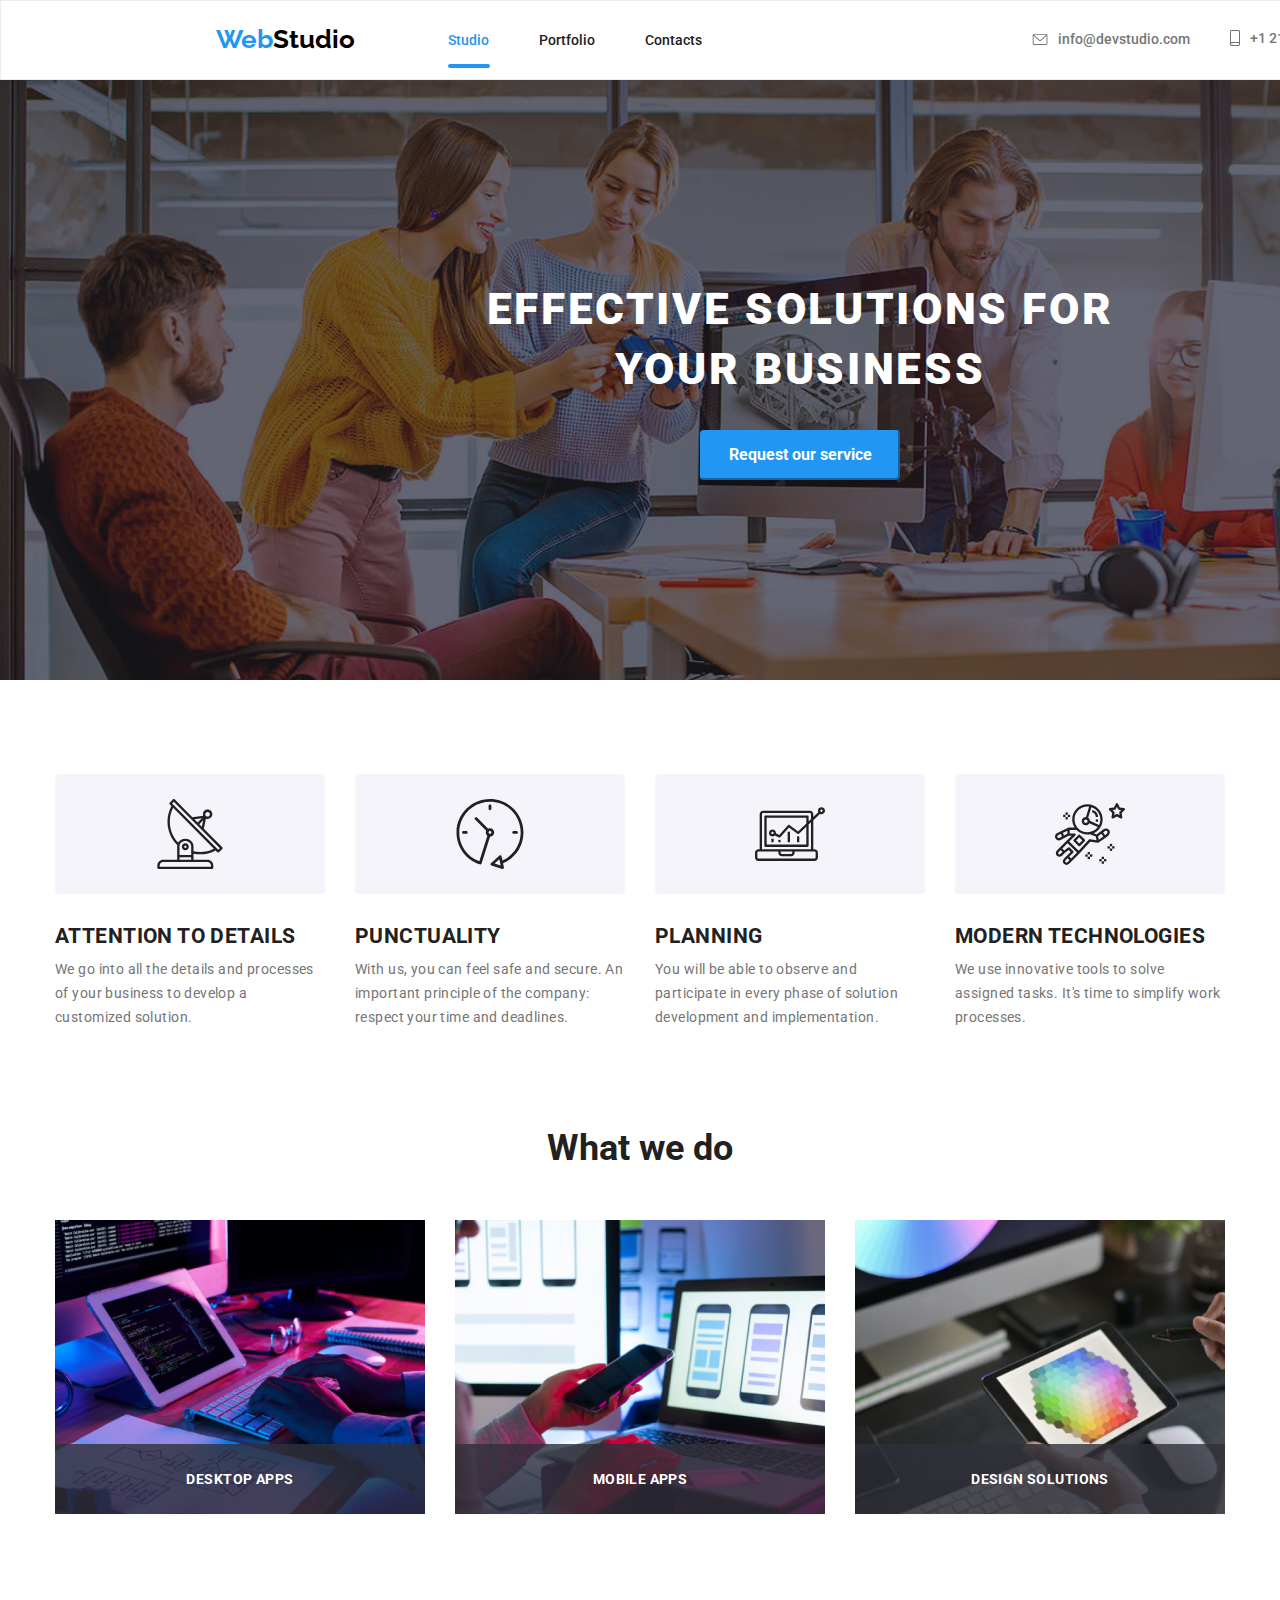
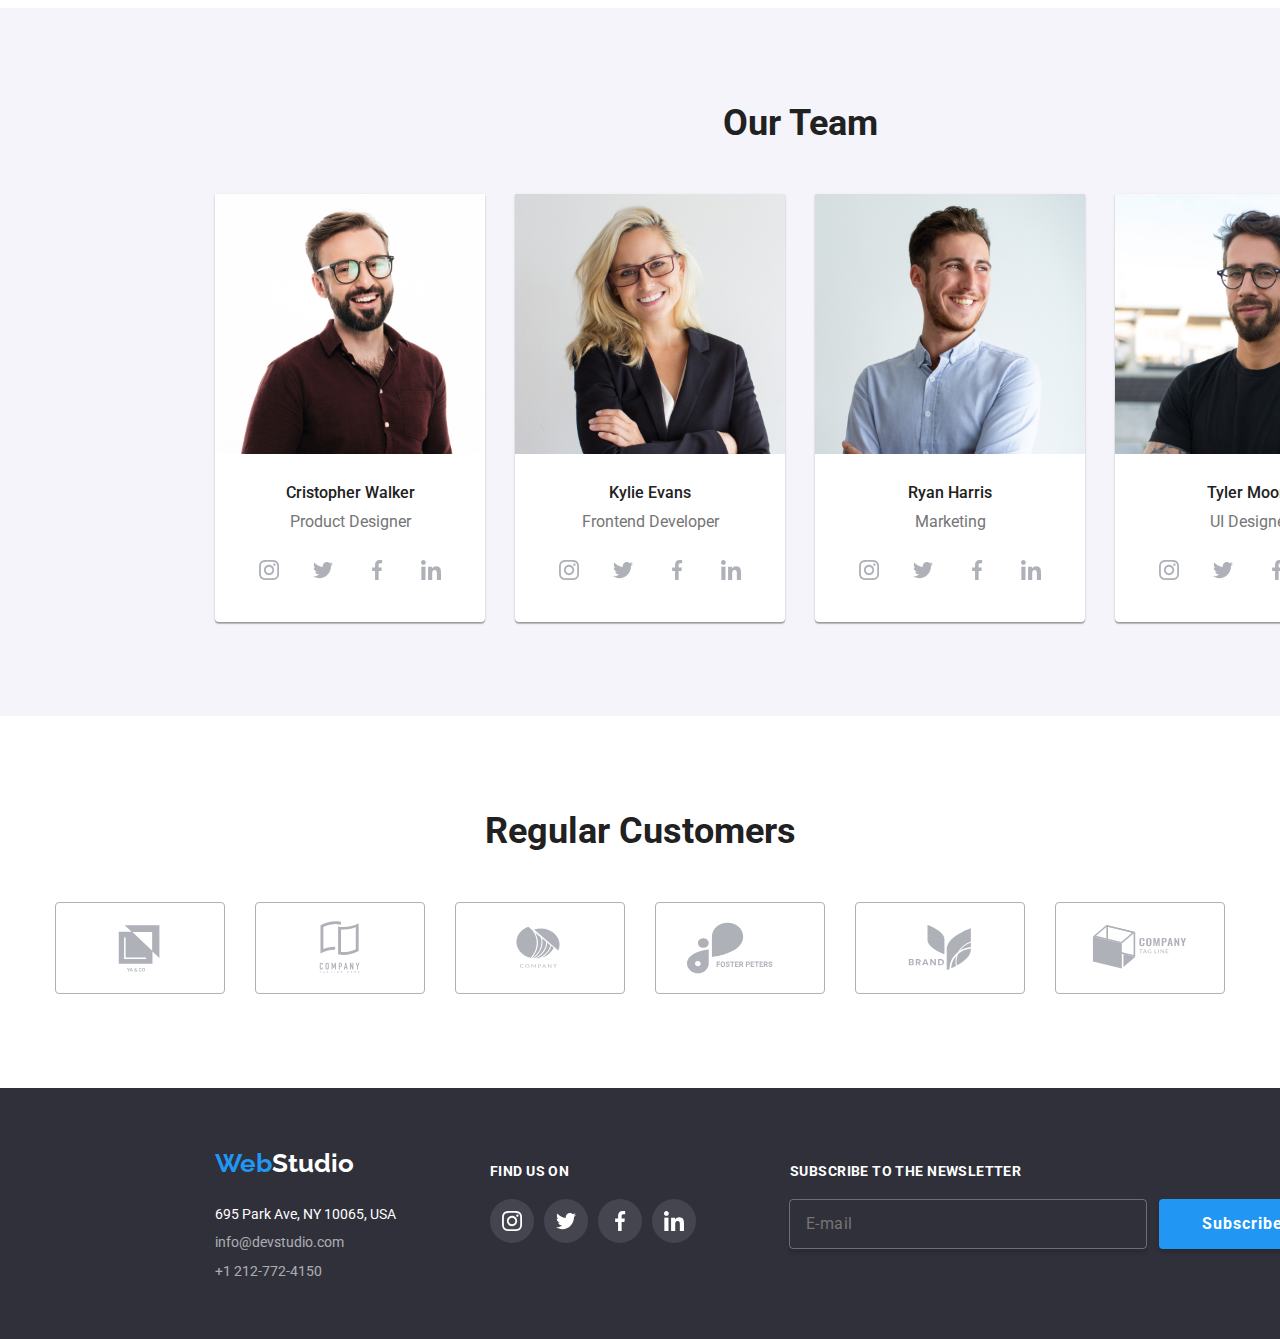
<file: index.html>
<!DOCTYPE html>
<html lang="en">
  <head>
    <meta charset="UTF-8" />
    <meta name="viewport" content="width=device-width, initial-scale=1.0" />
    <title>Homework</title>
    <!--Google fonts-->
    <link rel="preconnect" href="https://fonts.googleapis.com" />
    <link rel="preconnect" href="https://fonts.gstatic.com" crossorigin />
    <link
      href="https://fonts.googleapis.com/css2?family=Raleway:wght@700&family=Roboto:wght@400;500;700;900&display=swap"
      rel="stylesheet"
    />
    <!--Styles-->
    <link
      rel="stylesheet"
      href="https://cdn.jsdelivr.net/npm/modern-normalize@2.0.0/modern-normalize.min.css"
    />
    <link rel="stylesheet" href="./css/styles.css" />
  </head>
  <body>
    <header>
      <div class="header-container">
        <div class="logo-container">
          <a href=""
            ><span class="web-letters">Web</span
            ><span class="studio-letters-header">Studio</span></a
          >
        </div>
        <nav class="main-navigation-container">
          <ul class="main-navigation">
            <li>
              <a href="./index.html" class="link-studio active">Studio</a>
            </li>
            <li>
              <a href="./portfolio.html" class="link-portfolio">Portfolio</a>
            </li>
            <li><a href="" class="link-contacts">Contacts</a></li>
          </ul>
        </nav>

        <div class="header-email-container">
          <a
            href="mailto:info@devstudio.com"
            class="header-email-icon"
            aria-label="Email"
          >
            <svg class="header-email-icon-svg">
              <use href="./svg/symbol-defs.svg#icon-envelope"></use>
            </svg>
          </a>
          <a class="header-contact-list" href="mailto:info@devstudio.com"
            >info@devstudio.com</a
          >
        </div>
        <div class="header-phone-container">
          <a
            href="tel:+12127724150"
            class="header-phone-icon"
            aria-label="Phone"
          >
            <svg class="header-phone-icon-svg">
              <use href="./svg/symbol-defs.svg#icon-smartphone"></use>
            </svg>
          </a>
          <a class="header-contact-list" href="tel:+12127724150"
            >+1 212-772-4150</a
          >
        </div>
      </div>
    </header>
    <main>
      <section class="main-page-container">
        <h1 class="main-page-title">EFFECTIVE SOLUTIONS FOR YOUR BUSINESS</h1>
        <button data-modal-open class="request-service-button" type="button">
          Request our service
        </button>
      </section>
      <section>
        <div class="values-symbols-container">
          <div class="symbol-rectangle">
            <svg class="feature-symbol">
              <use href="./svg/symbol-defs.svg#icon-antenna"></use>
            </svg>
          </div>
          <div class="symbol-rectangle">
            <svg class="feature-symbol">
              <use href="./svg/symbol-defs.svg#icon-clock"></use>
            </svg>
          </div>
          <div class="symbol-rectangle">
            <svg class="feature-symbol">
              <use href="./svg/symbol-defs.svg#icon-diagram"></use>
            </svg>
          </div>
          <div class="symbol-rectangle">
            <svg class="feature-symbol">
              <use href="./svg/symbol-defs.svg#icon-astronaut"></use>
            </svg>
          </div>
        </div>
        <div class="values-name-container">
          <div class="values-name">
            <h2>ATTENTION TO DETAILS</h2>
          </div>
          <div class="values-name">
            <h2>PUNCTUALITY</h2>
          </div>
          <div class="values-name">
            <h2>PLANNING</h2>
          </div>
          <div class="values-name">
            <h2>MODERN TECHNOLOGIES</h2>
          </div>
        </div>

        <div class="values-description-container">
          <div class="values-description">
            <p>
              We go into all the details and processes of your business to
              develop a customized solution.
            </p>
          </div>
          <div class="values-description">
            <p>
              With us, you can feel safe and secure. An important principle of
              the company: respect your time and deadlines.
            </p>
          </div>
          <div class="values-description">
            <p>
              You will be able to observe and participate in every phase of
              solution development and implementation.
            </p>
          </div>
          <div class="values-description">
            <p>
              We use innovative tools to solve assigned tasks. It's time to
              simplify work processes.
            </p>
          </div>
        </div>
      </section>
      <h2 class="section-title">What we do</h2>
      <section class="what-we-do-container">
        <div class="image-what-we-do">
          <img
            src="./images/hands-typing-on-keyboard.jpg"
            alt="Hands typing on a keyboard"
            height="294"
            width="370"
          />
          <div class="overlay-inscription">DESKTOP APPS</div>
        </div>
        <div class="image-what-we-do">
          <img
            src="./images/hands-holding-a-phone.jpg"
            alt="Hands holding a phone"
            height="294"
            width="370"
          />
          <div class="overlay-inscription">Mobile APPS</div>
        </div>
        <div class="image-what-we-do">
          <img
            src="./images/hexagonal-color-picker.jpg"
            alt="Hexagonal color picker"
            height="294"
            width="370"
          />
          <div class="overlay-inscription">DESIGN SOLUTIONS</div>
        </div>
      </section>
      <section class="our-team">
        <h2 class="section-title">Our Team</h2>
        <div class="team-container">
          <div class="team">
            <img
              src="./images/cristopher-walker.jpg"
              alt="Cristoper Walker Photo"
              height="260"
              width="270"
            />
            <p class="team-name">Cristopher Walker</p>
            <p class="team-function">Product Designer</p>
            <div class="social-media">
              <a
                href="https://www.instagram.com/"
                class="social-media-icon"
                aria-label="Instagram"
              >
                <svg class="social-media-icon-svg">
                  <use href="./svg/symbol-defs.svg#icon-instagram"></use>
                </svg>
              </a>
              <a
                href="https://twitter.com/"
                class="social-media-icon"
                aria-label="Twitter"
              >
                <svg class="social-media-icon-svg">
                  <use href="./svg/symbol-defs.svg#icon-twitter"></use>
                </svg>
              </a>
              <a
                href="https://facebook.com/"
                class="social-media-icon"
                aria-label="Facebook"
              >
                <svg class="social-media-icon-svg">
                  <use href="./svg/symbol-defs.svg#icon-facebook"></use>
                </svg>
              </a>
              <a
                href="https://www.linkedin.com/"
                class="social-media-icon"
                aria-label="LinkedIn"
              >
                <svg class="social-media-icon-svg">
                  <use href="./svg/symbol-defs.svg#icon-linkedin"></use>
                </svg>
              </a>
            </div>
          </div>

          <div class="team">
            <img
              src="./images/kylie-evans.jpg"
              alt="Kylie Evans Photo"
              height="260"
              width="270"
            />
            <p class="team-name">Kylie Evans</p>
            <p class="team-function">Frontend Developer</p>
            <div class="social-media">
              <a
                href="https://www.instagram.com/"
                class="social-media-icon"
                aria-label="Instagram"
              >
                <svg class="social-media-icon-svg">
                  <use href="./svg/symbol-defs.svg#icon-instagram"></use>
                </svg>
              </a>
              <a
                href="https://twitter.com/"
                class="social-media-icon"
                aria-label="Twitter"
              >
                <svg class="social-media-icon-svg">
                  <use href="./svg/symbol-defs.svg#icon-twitter"></use>
                </svg>
              </a>
              <a
                href="https://facebook.com/"
                class="social-media-icon"
                aria-label="Facebook"
              >
                <svg class="social-media-icon-svg">
                  <use href="./svg/symbol-defs.svg#icon-facebook"></use>
                </svg>
              </a>
              <a
                href="https://www.linkedin.com/"
                class="social-media-icon"
                aria-label="LinkedIn"
              >
                <svg class="social-media-icon-svg">
                  <use href="./svg/symbol-defs.svg#icon-linkedin"></use>
                </svg>
              </a>
            </div>
          </div>

          <div class="team">
            <img
              src="./images/ryan-harris.jpg"
              alt="Ryan Harris Photo"
              height="260"
              width="270"
            />
            <p class="team-name">Ryan Harris</p>
            <p class="team-function">Marketing</p>
            <div class="social-media">
              <a
                href="https://www.instagram.com/"
                class="social-media-icon"
                aria-label="Instagram"
              >
                <svg class="social-media-icon-svg">
                  <use href="./svg/symbol-defs.svg#icon-instagram"></use>
                </svg>
              </a>
              <a
                href="https://twitter.com/"
                class="social-media-icon"
                aria-label="Twitter"
              >
                <svg class="social-media-icon-svg">
                  <use href="./svg/symbol-defs.svg#icon-twitter"></use>
                </svg>
              </a>
              <a
                href="https://facebook.com/"
                class="social-media-icon"
                aria-label="Facebook"
              >
                <svg class="social-media-icon-svg">
                  <use href="./svg/symbol-defs.svg#icon-facebook"></use>
                </svg>
              </a>
              <a
                href="https://www.linkedin.com/"
                class="social-media-icon"
                aria-label="LinkedIn"
              >
                <svg class="social-media-icon-svg">
                  <use href="./svg/symbol-defs.svg#icon-linkedin"></use>
                </svg>
              </a>
            </div>
          </div>

          <div class="team">
            <img
              src="./images/tyler-moore.jpg"
              alt="Tyler Moore Photo"
              height="260"
              width="270"
            />
            <p class="team-name">Tyler Moore</p>
            <p class="team-function">UI Designer</p>
            <div class="social-media">
              <a
                href="https://www.instagram.com/"
                class="social-media-icon"
                aria-label="Instagram"
              >
                <svg class="social-media-icon-svg">
                  <use href="./svg/symbol-defs.svg#icon-instagram"></use>
                </svg>
              </a>
              <a
                href="https://twitter.com/"
                class="social-media-icon"
                aria-label="Twitter"
              >
                <svg class="social-media-icon-svg">
                  <use href="./svg/symbol-defs.svg#icon-twitter"></use>
                </svg>
              </a>
              <a
                href="https://facebook.com/"
                class="social-media-icon"
                aria-label="Facebook"
              >
                <svg class="social-media-icon-svg">
                  <use href="./svg/symbol-defs.svg#icon-facebook"></use>
                </svg>
              </a>
              <a
                href="https://www.linkedin.com/"
                class="social-media-icon"
                aria-label="LinkedIn"
              >
                <svg class="social-media-icon-svg">
                  <use href="./svg/symbol-defs.svg#icon-linkedin"></use>
                </svg>
              </a>
            </div>
          </div>
        </div>
      </section>
      <div class="regular-customers">
        <h2 class="section-title">Regular Customers</h2>
        <div class="regular-customers-icons-container">
          <div class="regular-customers-rectangle">
            <svg class="regular-customers-icon">
              <use href="./svg/symbol-defs.svg#icon-logo-1"></use>
            </svg>
          </div>
          <div class="regular-customers-rectangle">
            <svg class="regular-customers-icon">
              <use href="./svg/symbol-defs.svg#icon-logo-2"></use>
            </svg>
          </div>
          <div class="regular-customers-rectangle">
            <svg class="regular-customers-icon">
              <use href="./svg/symbol-defs.svg#icon-logo-3"></use>
            </svg>
          </div>
          <div class="regular-customers-rectangle">
            <svg class="regular-customers-icon">
              <use href="./svg/symbol-defs.svg#icon-logo-4"></use>
            </svg>
          </div>
          <div class="regular-customers-rectangle">
            <svg class="regular-customers-icon">
              <use href="./svg/symbol-defs.svg#icon-logo-5"></use>
            </svg>
          </div>
          <div class="regular-customers-rectangle">
            <svg class="regular-customers-icon">
              <use href="./svg/symbol-defs.svg#icon-logo-6"></use>
            </svg>
          </div>
        </div>
      </div>
    </main>
    <footer>
      <div class="column">
        <div class="webstudio-footer-container">
          <a href=""
            ><span class="web-letters">Web</span
            ><span class="studio-letters-footer">Studio</span></a
          >
        </div>
        <div class="column">
          <address>
            <ul class="footer-contacts-container">
              <li class="address"><p>695 Park Ave, NY 10065, USA</p></li>
              <li class="footer-contact-list"><p>info@devstudio.com</p></li>
              <li class="footer-contact-list"><p>+1 212-772-4150</p></li>
            </ul>
          </address>
        </div>
      </div>
      <div class="column">
        <p class="footer-section">Find us on</p>
        <div class="footer-social-media">
          <a
            href="https://www.instagram.com/"
            class="footer-social-media-icon"
            aria-label="Instagram"
          >
            <svg class="footer-social-media-icon-svg">
              <use href="./svg/symbol-defs.svg#icon-instagram"></use>
            </svg>
          </a>
          <a
            href="https://twitter.com/"
            class="footer-social-media-icon"
            aria-label="Twitter"
          >
            <svg class="footer-social-media-icon-svg">
              <use href="./svg/symbol-defs.svg#icon-twitter"></use>
            </svg>
          </a>
          <a
            href="https://facebook.com/"
            class="footer-social-media-icon"
            aria-label="Facebook"
          >
            <svg class="footer-social-media-icon-svg">
              <use href="./svg/symbol-defs.svg#icon-facebook"></use>
            </svg>
          </a>
          <a
            href="https://www.linkedin.com/"
            class="footer-social-media-icon"
            aria-label="LinkedIn"
          >
            <svg class="footer-social-media-icon-svg">
              <use href="./svg/symbol-defs.svg#icon-linkedin"></use>
            </svg>
          </a>
        </div>
      </div>
      <div class="column">
        <p class="footer-section">Subscribe to the newsletter</p>
        <div class="newsletter-footer">
          <label for="newsletter-email" class="visually-hidden"
            >Email Address</label
          >
          <input
            type="email"
            id="newsletter-email"
            class="newsletter-email"
            placeholder="E-mail"
          />
          <button type="button" class="newsletter-subscribe-button">
            Subscribe
            <svg class="icon-send">
              <use href="./svg/symbol-defs.svg#icon-icon-send"></use>
            </svg>
          </button>
        </div>
      </div>
    </footer>
    <!--Modal window-->
    <form class="modal is-hidden" data-modal>
      <div class="modal-content">
        <button class="modal-close-button" data-modal-close>
          <svg class="close-button-symbol">
            <use href="./svg/symbol-defs.svg#icon-close-button-symbol"></use>
          </svg>
        </button>
        <div class="modal-form">
          <form>
            <div class="modal-header">
              <h2>Leave your information and we'll call you back</h2>
            </div>

            <div>
              <label class="form-label" for="name">Name</label>
              <div class="form-field">
                <input type="text" id="name" class="input-field" name="name" />
                <svg class="icon-input-modal">
                  <use href="./svg/symbol-defs.svg#icon-person-black"></use>
                </svg>
              </div>
            </div>

            <div>
              <label class="form-label" for="phone">Telephone</label>
              <div class="form-field">
                <input type="tel" id="phone" class="input-field" name="name" />
                <svg class="icon-input-modal">
                  <use href="./svg/symbol-defs.svg#icon-phone-black"></use>
                </svg>
              </div>
            </div>

            <div>
              <label class="form-label" for="Email">E-mail</label>
              <div class="form-field">
                <input
                  type="email"
                  id="name"
                  class="input-field"
                  name="E-mail"
                />
                <svg class="icon-input-modal">
                  <use href="./svg/symbol-defs.svg#icon-email-black"></use>
                </svg>
              </div>
            </div>

            <div class="textarea">
              <label class="form-label" for="comments">Comments</label>
              <textarea
                id="comments"
                name="comments"
                placeholder="Enter the text"
              ></textarea>
            </div>

            <div class="checkbox-field">
              <label class="checkbox-area" for="agree">
                <input type="checkbox" id="agree" name="agree" required />
                <svg class="icon-empty-checkbox">
                  <use href="./svg/symbol-defs.svg#icon-empty-checkbox"></use>
                </svg>
                <svg class="icon-checked-checkbox">
                  <use href="./svg/symbol-defs.svg#icon-checked-checkbox"></use>
                </svg>
                I agree with the letter and accept the&nbsp;
                <a class="terms-and-conditions" href="">
                  Terms and Conditions</a
                ></label
              >
            </div>
            <button class="modal-send-button" type="submit">Send</button>
          </form>
        </div>
      </div>
    </form>

    <script src="./js/modal.js"></script>
  </body>
</html>
</file>
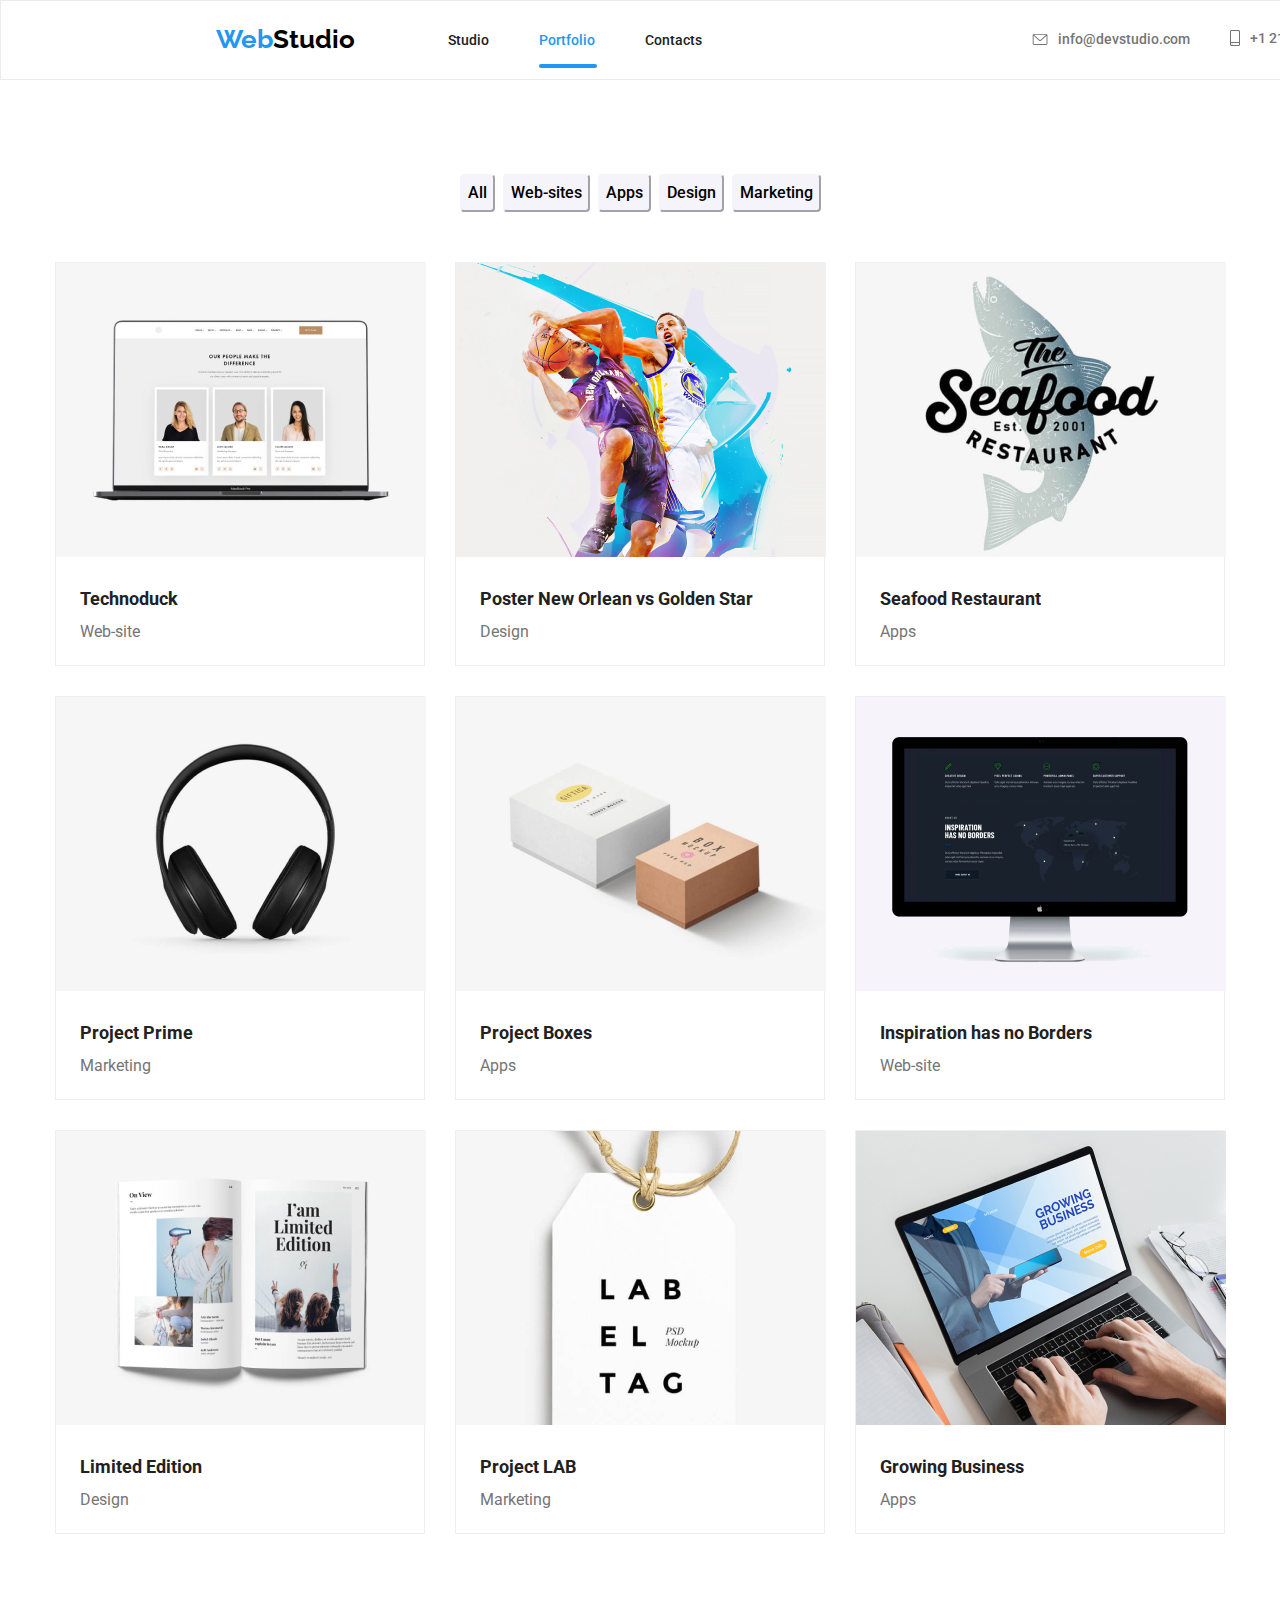
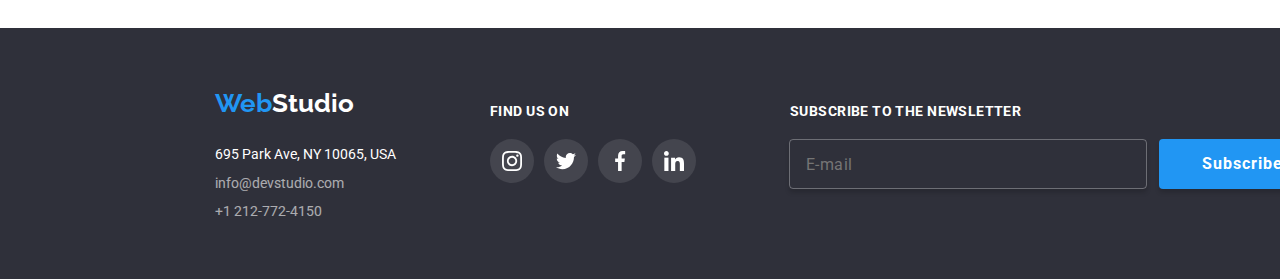
<file: portfolio.html>
<!DOCTYPE html>
<html lang="en">
  <head>
    <meta charset="UTF-8" />
    <meta name="viewport" content="width=device-width, initial-scale=1.0" />
    <title>Homework</title>
    <!--Google fonts-->
    <link rel="preconnect" href="https://fonts.googleapis.com" />
    <link rel="preconnect" href="https://fonts.gstatic.com" crossorigin />
    <link
      href="https://fonts.googleapis.com/css2?family=Raleway:wght@700&family=Roboto:wght@400;500;700;900&display=swap"
      rel="stylesheet"
    />
    <!--Styles-->
    <link
      rel="stylesheet"
      href="https://cdn.jsdelivr.net/npm/modern-normalize@2.0.0/modern-normalize.min.css"
    />
    <link rel="stylesheet" href="./css/styles.css" />
  </head>
  <body>
    <header>
      <div class="header-container">
        <div class="logo-container">
          <a href=""
            ><span class="web-letters">Web</span
            ><span class="studio-letters-header">Studio</span></a
          >
        </div>
        <nav class="main-navigation-container">
          <ul class="main-navigation">
            <li><a href="./index.html" class="link-studio">Studio</a></li>
            <li>
              <a href="./portfolio.html" class="link-portfolio active"
                >Portfolio</a
              >
            </li>
            <li><a href="">Contacts</a></li>
          </ul>
        </nav>

        <div class="header-email-container">
          <a
            href="mailto:info@devstudio.com"
            class="header-email-icon"
            aria-label="Email"
          >
            <svg class="header-email-icon-svg">
              <use href="./svg/symbol-defs.svg#icon-envelope"></use>
            </svg>
          </a>
          <a class="header-contact-list" href="mailto:info@devstudio.com"
            >info@devstudio.com</a
          >
        </div>
        <div class="header-phone-container">
          <a
            href="tel:+12127724150"
            class="header-phone-icon"
            aria-label="Phone"
          >
            <svg class="header-phone-icon-svg">
              <use href="./svg/symbol-defs.svg#icon-smartphone"></use>
            </svg>
          </a>
          <a class="header-contact-list" href="tel:+12127724150"
            >+1 212-772-4150</a
          >
        </div>
      </div>
    </header>
    <main>
      <section>
        <ul class="portfolio-buttons-container">
          <li>
            <button class="portfolio-button" type="button">All</button>
          </li>
          <li>
            <button class="portfolio-button" type="button">Web-sites</button>
          </li>
          <li>
            <button class="portfolio-button" type="button">Apps</button>
          </li>
          <li>
            <button class="portfolio-button" type="button">Design</button>
          </li>
          <li>
            <button class="portfolio-button" type="button">Marketing</button>
          </li>
        </ul>
      </section>
      <section class="project-container">
        <div class="card">
          <img
            src="./images/technoduck.jpg"
            alt="Opened laptop with 3 images on screen"
            height="294"
            width="370"
          />
          <div class="overlay-project">
            <div class="overlay-text">
              Technoduck is a state-of-the-art coronavirus distribution
              platform. Companies use this platform for digital espionage and
              attacks on competitors' secure servers.
            </div>
          </div>
          <h4 class="image-title">Technoduck</h4>
          <p class="image-description">Web-site</p>
        </div>

        <div class="card">
          <img
            src="./images/poster-new-orlean-vs-golden-star.jpg"
            alt="Two men playing basketball"
            height="294"
            width="370"
          />
          <div class="overlay-project">
            <div class="overlay-text">Poster New Orlean vs Golden Star</div>
          </div>
          <h4 class="image-title">Poster New Orlean vs Golden Star</h4>
          <p class="image-description">Design</p>
        </div>

        <div class="card">
          <img
            src="./images/seafood-restaurant.jpg"
            alt="Seafood Restaurant Logo"
            height="294"
            width="370"
          />
          <div class="overlay-project">
            <div class="overlay-text">Seafood Restaurant</div>
          </div>
          <h4 class="image-title">Seafood Restaurant</h4>
          <p class="image-description">Apps</p>
        </div>

        <div class="card">
          <img
            src="./images/project-prime.jpg"
            alt="Black On-Ear Headphones"
            height="294"
            width="370"
          />
          <div class="overlay-project">
            <div class="overlay-text">Project Prime</div>
          </div>
          <h4 class="image-title">Project Prime</h4>
          <p class="image-description">Marketing</p>
        </div>

        <div class="card">
          <img
            src="./images/project-boxes.jpg"
            alt="Pair of boxes"
            height="294"
            width="370"
          />
          <div class="overlay-project">
            <div class="overlay-text">Project Boxes</div>
          </div>
          <h4 class="image-title">Project Boxes</h4>
          <p class="image-description">Apps</p>
        </div>

        <div class="card">
          <img
            src="./images/inspiration-has-no-borders.jpg"
            alt="Computer Monitor"
            height="294"
            width="370"
          />
          <div class="overlay-project">
            <div class="overlay-text">Inspiration has no Borders</div>
          </div>
          <h4 class="image-title">Inspiration has no Borders</h4>
          <p class="image-description">Web-site</p>
        </div>

        <div class="card">
          <img
            src="./images/limited-edition.jpg"
            alt="Opened Magazine"
            height="294"
            width="370"
          />
          <div class="overlay-project">
            <div class="overlay-text">Limited Edition</div>
          </div>
          <h4 class="image-title">Limited Edition</h4>
          <p class="image-description">Design</p>
        </div>

        <div class="card">
          <img
            src="./images/project-lab.jpg"
            alt="White Label"
            height="294"
            width="370"
          />
          <div class="overlay-project">
            <div class="overlay-text">Project LAB</div>
          </div>
          <h4 class="image-title">Project LAB</h4>
          <p class="image-description">Marketing</p>
        </div>

        <div class="card">
          <img
            src="./images/growing-business.jpg"
            alt="Hands typing on a laptop"
            height="294"
            width="370"
          />
          <div class="overlay-project">
            <div class="overlay-text">Growing Business</div>
          </div>
          <h4 class="image-title">Growing Business</h4>
          <p class="image-description">Apps</p>
        </div>
      </section>
    </main>
    <footer>
      <div class="column">
        <div class="webstudio-footer-container">
          <a href=""
            ><span class="web-letters">Web</span
            ><span class="studio-letters-footer">Studio</span></a
          >
        </div>
        <div class="column">
          <address>
            <ul class="footer-contacts-container">
              <li class="address"><p>695 Park Ave, NY 10065, USA</p></li>
              <li class="footer-contact-list"><p>info@devstudio.com</p></li>
              <li class="footer-contact-list"><p>+1 212-772-4150</p></li>
            </ul>
          </address>
        </div>
      </div>
      <div class="column">
        <p class="footer-section">Find us on</p>
        <div class="footer-social-media">
          <a
            href="https://www.instagram.com/"
            class="footer-social-media-icon"
            aria-label="Instagram"
          >
            <svg class="footer-social-media-icon-svg">
              <use href="./svg/symbol-defs.svg#icon-instagram"></use>
            </svg>
          </a>
          <a
            href="https://twitter.com/"
            class="footer-social-media-icon"
            aria-label="Twitter"
          >
            <svg class="footer-social-media-icon-svg">
              <use href="./svg/symbol-defs.svg#icon-twitter"></use>
            </svg>
          </a>
          <a
            href="https://facebook.com/"
            class="footer-social-media-icon"
            aria-label="Facebook"
          >
            <svg class="footer-social-media-icon-svg">
              <use href="./svg/symbol-defs.svg#icon-facebook"></use>
            </svg>
          </a>
          <a
            href="https://www.linkedin.com/"
            class="footer-social-media-icon"
            aria-label="LinkedIn"
          >
            <svg class="footer-social-media-icon-svg">
              <use href="./svg/symbol-defs.svg#icon-linkedin"></use>
            </svg>
          </a>
        </div>
      </div>
      <div class="column">
        <p class="footer-section">Subscribe to the newsletter</p>
        <div class="newsletter-footer">
          <label for="newsletter-email" class="visually-hidden"
            >Email Address</label
          >
          <input
            type="email"
            id="newsletter-email"
            class="newsletter-email"
            placeholder="E-mail"
          />
          <button type="button" class="newsletter-subscribe-button">
            Subscribe
            <svg class="icon-send">
              <use href="./svg/symbol-defs.svg#icon-icon-send"></use>
            </svg>
          </button>
        </div>
      </div>
    </footer>
  </body>
</html>
</file>
<file: css/styles.css>
:root {
  --main-color: #212121;
  --active-color: #2196f3;
  --background-color: #ffffff;
  --icon-color: #afb1b8;
}

body {
  font-family: Roboto, sans-serif;
  background-color: var(--background-color);
  color: var(--main-color);
}

ul {
  list-style-type: none;
}

a {
  text-decoration: none;
}

header {
  display: flex;
  align-items: center;
  justify-content: center;
  width: 1600px;
  height: 80px;
  background-color: var(--background-color);
  border: 1px solid #ececec;
}

.header-container {
  display: flex;
  align-items: center;
  width: 1600px;
  height: 80px;
  padding-left: 215px;
  box-sizing: border-box;
}

.logo-container {
  display: flex;
  align-items: center;
  margin-right: 93px;
}

div.logo-container {
  padding-top: 24px;
  padding-bottom: 25px;
}

.main-navigation-container {
  display: flex;
  align-items: center;
  height: 100%;
  gap: 50px;
}

.header-email-container {
  display: flex;
  margin-left: 330px;
  gap: 10px;
}

.header-phone-container {
  display: flex;
  margin-left: 40px;
  gap: 10px;
}

.header-email-icon-svg {
  fill: #757575;
  width: 16px;
  height: 12px;
}

.header-email-container .header-email-icon-svg:hover,
.header-email-container .header-contact-list:hover {
  fill: var(--active-color);
}

.header-phone-icon-svg {
  fill: #757575;
  width: 10px;
  height: 16px;
}

.header-phone-container .header-phone-icon-svg:hover,
.header-phone-container .header-contact-list:hover {
  fill: var(--active-color);
}

.main-navigation {
  display: flex;
  align-items: center;
  gap: 50px;
  font-size: 14px;
  line-height: 1.17;
  font-weight: 500;
}

.main-navigation li {
  display: flex;
  align-items: center;
}

ul.main-navigation {
  padding-left: 0px;
}

.web-letters {
  color: var(--active-color);
  font-family: Raleway, sans-serif;
  font-size: 26px;
  line-height: 1.17;
  font-weight: 700;
}

.studio-letters-footer {
  color: var(--background-color);
  font-family: Raleway, sans-serif;
  font-size: 26px;
  line-height: 1.17;
  font-weight: 700;
}

.studio-letters-header {
  color: #000000;
  font-family: Raleway, sans-serif;
  font-size: 26px;
  line-height: 1.17;
  font-weight: 700;
}

.main-navigation a {
  color: var(--main-color);
  text-decoration: none;
}

.main-navigation a.active {
  color: var(--active-color);
}

.main-navigation a:active {
  color: var(--active-color);
}

.main-navigation {
  position: relative;
}
.main-navigation .link-studio.active::after {
  content: "";
  position: absolute;
  width: 42px;
  height: 4px;
  border-radius: 2px;
  background-color: var(--active-color);
  top: 32px;
  display: flex;
}

.main-navigation .link-portfolio.active::after {
  content: "";
  position: absolute;
  width: 58px;
  height: 4px;
  border-radius: 2px;
  background-color: var(--active-color);
  top: 32px;
  display: flex;
}

.header-contact-list {
  color: #757575;
  font-size: 14px;
  line-height: 1.17;
  font-weight: 500;
}

.main-page-container {
  width: 1600px;
  height: 600px;
  background-color: #2f303a;
  display: flex;
  flex-direction: column;
  justify-content: center;
  align-items: center;
  gap: 30px;
  background-image: url("../images/main-page-container-background.png");
  background: linear-gradient(
      to bottom,
      rgba(47, 48, 58, 0.4),
      rgba(47, 48, 58, 0.4)
    ),
    url("../images/main-page-container-background.png");
}

.main-page-title {
  color: var(--background-color);
  text-transform: uppercase;
  text-align: center;
  font-size: 44px;
  line-height: 1.36;
  font-weight: 900;
  letter-spacing: 2.64px;
  width: 696px;
  height: 120px;
  margin: 0;
}

.main-page-head:hover {
  text-decoration: underline;
  text-decoration-color: var(--active-color);
}

.portfolio-buttons-container {
  display: flex;
  justify-content: center;
  gap: 8px;
  margin-top: 94px;
  margin-bottom: 50px;
  padding: 0px;
  max-width: 1600px;
}

.portfolio-button {
  background-color: #f5f4fa;
  border-color: #f5f4fa;
  font-size: 16px;
  line-height: 1.625;
  font-weight: 500;
  border-radius: 4px;
  cursor: pointer;
  height: 38px;
}

.portfolio-button:hover,
.portfolio-button:focus {
  box-shadow: 0px 2px 2px 0px rgba(0, 0, 0, 0.12),
    0px 1px 2px 0px rgba(0, 0, 0, 0.08), 0px 3px 1px 0px rgba(0, 0, 0, 0.1);
}

.card {
  position: relative;
}

.overlay-project {
  position: absolute;
  bottom: 108px;
  left: 0;
  right: 0;
  background-color: rgba(33, 150, 243, 0.9);
  overflow: hidden;
  width: 100%;
  height: 0;
  transition: 0.5s ease;
}

.card:hover .overlay-project {
  height: 294px;
}

.overlay-text {
  color: var(--background-color);
  font-size: 18px;
  line-height: 28px;
  letter-spacing: 0.54px;
  margin-top: 63px;
  margin-left: 24px;
  margin-right: 24px;
}

.card:hover,
.card:focus {
  box-shadow: 0px 2px 2px 0px rgba(0, 0, 0, 0.12),
    0px 1px 2px 0px rgba(0, 0, 0, 0.08), 0px 3px 1px 0px rgba(0, 0, 0, 0.1);
}

.request-service-button {
  width: 200px;
  height: 50px;
  color: var(--background-color);
  background-color: var(--active-color);
  border-color: var(--active-color);
  font-size: 16px;
  line-height: 1.875;
  font-weight: 700;
  border-radius: 4px;
  cursor: pointer;
  box-shadow: 0px 4px 4px 0px rgba(0, 0, 0, 0.15);
}

.portfolio-button:hover {
  background-color: var(--active-color);
  color: var(--background-color);
  border-color: var(--active-color);
}

.image-title {
  font-size: 18px;
  line-height: 2;
  font-weight: 700;
  margin: 0;
  padding-left: 24px;
  padding-top: 20px;
}

.image-description {
  color: #757575;
  font-size: 16px;
  line-height: 1.875;
  padding-left: 24px;
  padding-bottom: 20px;
  margin: 0;
}

footer {
  display: flex;
  width: 1600px;
  height: 251px;
  background-color: #2f303a;
}

.column {
  display: flex;
  flex-direction: column;
  gap: 20px;
}

.footer-contact-list {
  color: var(--background-color);
  font-style: normal;
  font-size: 14px;
  line-height: 1.17;
  opacity: 0.6;
}

.webstudio-footer-container {
  margin-top: 60px;
  margin-bottom: 8px;
  margin-left: 215px;
}

.footer-contacts-container {
  display: flex;
  flex-direction: column;
  gap: 12px;
}

.footer-contacts-container li {
  margin: 0;
  padding: 0;
}

.footer-contacts-container li p {
  margin: 0;
}

ul.footer-contacts-container {
  padding: 0;
  margin: 0;
  margin-left: 215px;
}

.address {
  color: var(--background-color);
  font-style: normal;
  font-size: 14px;
  line-height: 1.17;
}

.header-contact-list:hover,
.header-contact-list:focus,
.footer-contact-list:hover,
.footer-contact-list:focus {
  color: var(--active-color);
  text-decoration: none;
}

.team {
  background-size: 1600px 648px;
  background-color: #f5f4fa;
}

.section-title {
  font-size: 36px;
  line-height: 1.18;
  font-weight: 700;
  text-align: center;
  margin: 0;
  max-width: 1600px;
}

.team-name {
  font-size: 16px;
  line-height: 1.17;
  font-weight: 500;
  text-align: center;
}

.team-function {
  color: #757575;
  font-size: 16px;
  line-height: 1.17;
  text-align: center;
}

.our-team {
  background-color: #f5f4fa;
  width: 1600px;
  height: 708px;
}

.values-name {
  color: var(--main-color);
  font-size: 14px;
  font-weight: 700;
  letter-spacing: 0.42px;
  text-transform: uppercase;
  width: 270px;
}

.values-name h2 {
  margin: 0;
}

.values-name-container {
  display: flex;
  justify-content: center;
  max-width: 1600px;
  gap: 30px;
}

.values-description-container {
  display: flex;
  justify-content: center;
  max-width: 1600px;
  gap: 30px;
  padding-top: 10px;
  padding-bottom: 94px;
}

.values-description {
  color: #757575;
  font-size: 14px;
  line-height: 1.71;
  letter-spacing: 0.42px;
  width: 275px;
  height: 75px;
  width: 270px;
  margin: 0;
}

.values-description p {
  margin: 0;
}

.project-container {
  display: flex;
  flex-wrap: wrap;
  justify-content: center;
  align-items: center;
  gap: 30px;
  margin-bottom: 94px;
  padding: 0;
  max-width: 1600px;
}

.card {
  flex-basis: calc((100%-90px) / 3);
  width: 370px;
  height: 404px;
  border: 1px solid #eeeeee;
  background-color: var(--background-color);
}

.team-container {
  max-width: 1600px;
  display: flex;
  justify-content: center;
  gap: 30px;
}

.team {
  width: 270px;
  height: 428px;
  background-color: var(--background-color);
  border-radius: 0px 0px 4px 4px;
  display: flex;
  flex-direction: column;
  align-items: center;
  box-shadow: 0px 2px 1px 0px rgba(0, 0, 0, 0.2),
    0px 1px 1px 0px rgba(0, 0, 0, 0.14), 0px 1px 3px 0px rgba(0, 0, 0, 0.12);
}

.team-name {
  padding-top: 30px;
  margin: 0;
}

.team-function {
  padding-top: 10px;
  margin: 0;
}

.what-we-do-container {
  display: flex;
  justify-content: center;
  max-width: 1600px;
  gap: 30px;
  margin-top: 50px;
  margin-bottom: 94px;
}

.image-what-we-do {
  position: relative;
  height: 294px;
  width: 370px;
}

.what-we-do-container .overlay-inscription {
  position: absolute;
  bottom: 0;
  left: 0;
  width: 100%;
  height: 70px;
  background-color: rgba(47, 48, 58, 0.8);
  color: var(--background-color);
  text-align: center;
  text-transform: uppercase;
  font-size: 14px;
  font-weight: 700;
  letter-spacing: 0.42px;
  line-height: 70px;
}

.our-team .section-title,
.regular-customers .section-title {
  padding-top: 94px;
  padding-bottom: 50px;
}

.social-media {
  display: flex;
  margin-top: 16px;
  gap: 10px;
  justify-content: center;
}

.social-media-icon-svg {
  fill: var(--icon-color);
  width: 20px;
  height: 20px;
}

.social-media .social-media-icon {
  width: 44px;
  height: 44px;
  display: flex;
  justify-content: center;
  align-items: center;
  border-radius: 50%;
}

.social-media .social-media-icon:hover,
.social-media .social-media-icon:focus {
  background-color: #2196f3;
}

.social-media .social-media-icon:hover .social-media-icon-svg,
.social-media .social-media-icon:focus .social-media-icon-svg {
  fill: var(--background-color);
}

.footer-section {
  color: var(--background-color);
  font-family: Roboto;
  font-size: 14px;
  font-weight: 700;
  letter-spacing: 0.42px;
  text-transform: uppercase;
  margin: 0;
  margin-top: 75px;
  margin-left: 94px;
}

.visually-hidden {
  display: none;
}

.column p {
  color: white;
}

.values-symbols-container {
  max-width: 1600px;
  display: flex;
  justify-content: center;
  align-items: center;
  gap: 30px;
  padding-top: 94px;
  padding-bottom: 30px;
}

.symbol-rectangle {
  display: flex;
  width: 270px;
  height: 120px;
  background-color: #f5f4fa;
  border-radius: 4px;
  align-items: center;
  justify-content: center;
}

.feature-symbol {
  fill: currentColor;
  width: 70px;
  height: 70px;
}

.regular-customers {
  max-width: 1600px;
  height: 372px;
  background-color: var(--background-color);
}

.regular-customers-icons-container {
  max-width: 1600px;
  display: flex;
  justify-content: center;
  align-items: center;
  gap: 30px;
}

.regular-customers-rectangle {
  display: flex;
  width: 170px;
  height: 92px;
  background-color: var(--background-color);
  border-radius: 4px;
  border: 1px solid #afb1b8;
  align-items: center;
  justify-content: center;
}

.regular-customers-rectangle:hover,
.regular-customers-rectangle:focus {
  border-color: var(--active-color);
}

.regular-customers-icon {
  fill: var(--icon-color);
  width: 106px;
  height: 60px;
}

.regular-customers-rectangle:hover .regular-customers-icon,
.regular-customers-rectangle:focus .regular-customers-icon {
  fill: var(--active-color);
}

.footer-social-media {
  display: flex;
  gap: 10px;
  margin-left: 94px;
}

.footer-social-media-icon-svg {
  width: 20px;
  height: 20px;
  fill: var(--background-color);
}

.footer-social-media-icon {
  width: 44px;
  height: 44px;
  display: flex;
  justify-content: center;
  align-items: center;
  border-radius: 50%;
  background-color: rgba(255, 255, 255, 0.1);
}

.footer-social-media-icon:hover,
.footer-social-media-icon:focus {
  background-color: #2196f3;
}

.newsletter-footer {
  display: flex;
  gap: 12px;
}

.newsletter-email {
  margin-left: 93px;
  padding-left: 16px;
  background: transparent;
  width: 358px;
  height: 50px;
  color: rgba(255, 255, 255, 0.6);
  line-height: 20px;
  letter-spacing: 0.48px;
  border: 1px solid rgba(255, 255, 255, 0.3);
  border-radius: 4px;
  box-shadow: 0px 4px 4px 0px rgba(0, 0, 0, 0.15);
}

.newsletter-subscribe-button {
  display: flex;
  align-items: center;
  padding-left: 43px;
  margin: 0;
  gap: 25px;
  width: 200px;
  height: 50px;
  border-style: none;
  border-radius: 4px;
  background-color: var(--active-color);
  color: var(--background-color);
  font-weight: 700;
  line-height: 30px;
  letter-spacing: 0.96px;
  box-shadow: 0px 4px 4px 0px rgba(0, 0, 0, 0.15);
}

.icon-send {
  width: 24px;
  height: 24px;
}

.modal-form {
  display: flex;
  flex-direction: column;
  gap: 10px;
}

.modal-header {
  margin: 40px 0px 2px 0px;
}

.modal-header h2 {
  color: var(--main-color);
  text-align: center;
  font-size: 20px;
  font-weight: 700;
  letter-spacing: 0.6px;
  margin: 0;
}

.input-field {
  width: 448px;
  height: 40px;
  border-radius: 4px;
  border: 1px solid rgba(33, 33, 33, 0.2);
  margin-left: 41px;
  padding: 0px 0px 0px 42px;
}

.form-field:hover .input-field,
.form-field:hover .icon-input-modal use,
.form-field:focus .input-field,
.form-field:focus .icon-input-modal use {
  border-color: var(--active-color);
  fill: var(--active-color);
}

.form-label {
  color: #757575;
  font-size: 12;
  letter-spacing: 0.12px;
  margin-left: 41px;
  margin-bottom: 4px;
}

.icon-input-modal {
  position: absolute;
  top: 11px;
  left: 53px;
  width: 18px;
  height: 18px;
}

.textarea {
  margin-bottom: 10px;
}

textarea#comments {
  width: 448px;
  height: 120px;
  resize: none;
  border-radius: 4px;
  border: 1px solid rgba(33, 33, 33, 0.2);
  padding: 12px 16px;
  margin-left: 41px;
  margin-bottom: 0px;
}

textarea#comments::placeholder {
  color: rgba(117, 117, 117, 0.5);
  font-size: 14px;
  letter-spacing: 0.14px;
}

.checkbox-field {
  display: flex;
  justify-content: center;
  margin-bottom: 20px;
}

.terms-and-conditions {
  color: var(--active-color);
  font-size: 14px;
  line-height: 24px;
  letter-spacing: 0.42px;
  text-decoration: underline;
}

.icon-checked-checkbox {
  position: absolute;
  width: 16px;
  height: 16px;
  visibility: hidden;
}

.icon-empty-checkbox {
  margin-right: 7px;
  width: 16px;
  height: 16px;
}

.checkbox-area {
  display: flex;
  align-items: center;
  position: relative;
  cursor: pointer;
  color: #757575;
  font-size: 14px;
  line-height: 24px;
  letter-spacing: 0.42px;
}

.checkbox-area:hover input ~ .icon-empty-checkbox {
  fill: var(--active-color);
}

.checkbox-field input:checked ~ .icon-checked-checkbox {
  visibility: visible;
}

.modal-send-button {
  width: 200px;
  height: 50px;
  cursor: pointer;
  border-style: none;
  border-radius: 4px;
  background-color: #188ce8;
  box-shadow: 0px 4px 4px 0px rgba(0, 0, 0, 0.15);
  color: var(--background-color);
  text-align: center;
  font-weight: 700px;
  line-height: 30px;
  letter-spacing: 0.96px;
  align-self: center;
}

.checkbox-area input {
  cursor: pointer;
  height: 0;
  width: 0;
}

.form-field {
  position: relative;
}

.modal {
  position: fixed;
  background-color: rgba(0, 0, 0, 0.2);
  top: 0;
  left: 0;
  width: 100vw;
  height: 100vh;
  display: flex;
  justify-content: center;
  align-items: center;
  transition: transform 0.5s ease-in-out;
}

.modal-content {
  padding: 0;
  background-color: var(--background-color);
  width: 528px;
  height: 581px;
  margin: 0 auto;
  position: relative;
  border-radius: 4px;
  box-shadow: 0px 2px 1px 0px rgba(0, 0, 0, 0.2),
    0px 1px 1px 0px rgba(0, 0, 0, 0.14), 0px 1px 3px 0px rgba(0, 0, 0, 0.12);
}

.is-hidden {
  visibility: hidden;
  opacity: 0;
  pointer-events: none;
  transition: 0.5s ease-in-out;
  transform: scale(0.8);
}

.modal-close-button {
  display: flex;
  justify-content: center;
  align-items: center;
  background-color: var(--background-color);
  width: 30px;
  height: 30px;
  border: 1px solid rgba(0, 0, 0, 0.1);
  border-radius: 50%;
  color: var(--main-color);
  cursor: pointer;
  outline: none;
  position: absolute;
  right: 8px;
  top: 8px;
}

.modal-close-button:hover .close-button-symbol use,
.modal-close-button:focus .close-button-symbol use {
  fill: var(--active-color);
}

.close-button-symbol {
  width: 18px;
  height: 18px;
}

.modal-close-button:hover,
.modal-close-button:focus {
  background-color: var(--background-color);
}

*:hover,
*:focus {
  transition: 250ms cubic-bezier(0.4, 0, 0.2, 1);
}
</file>
